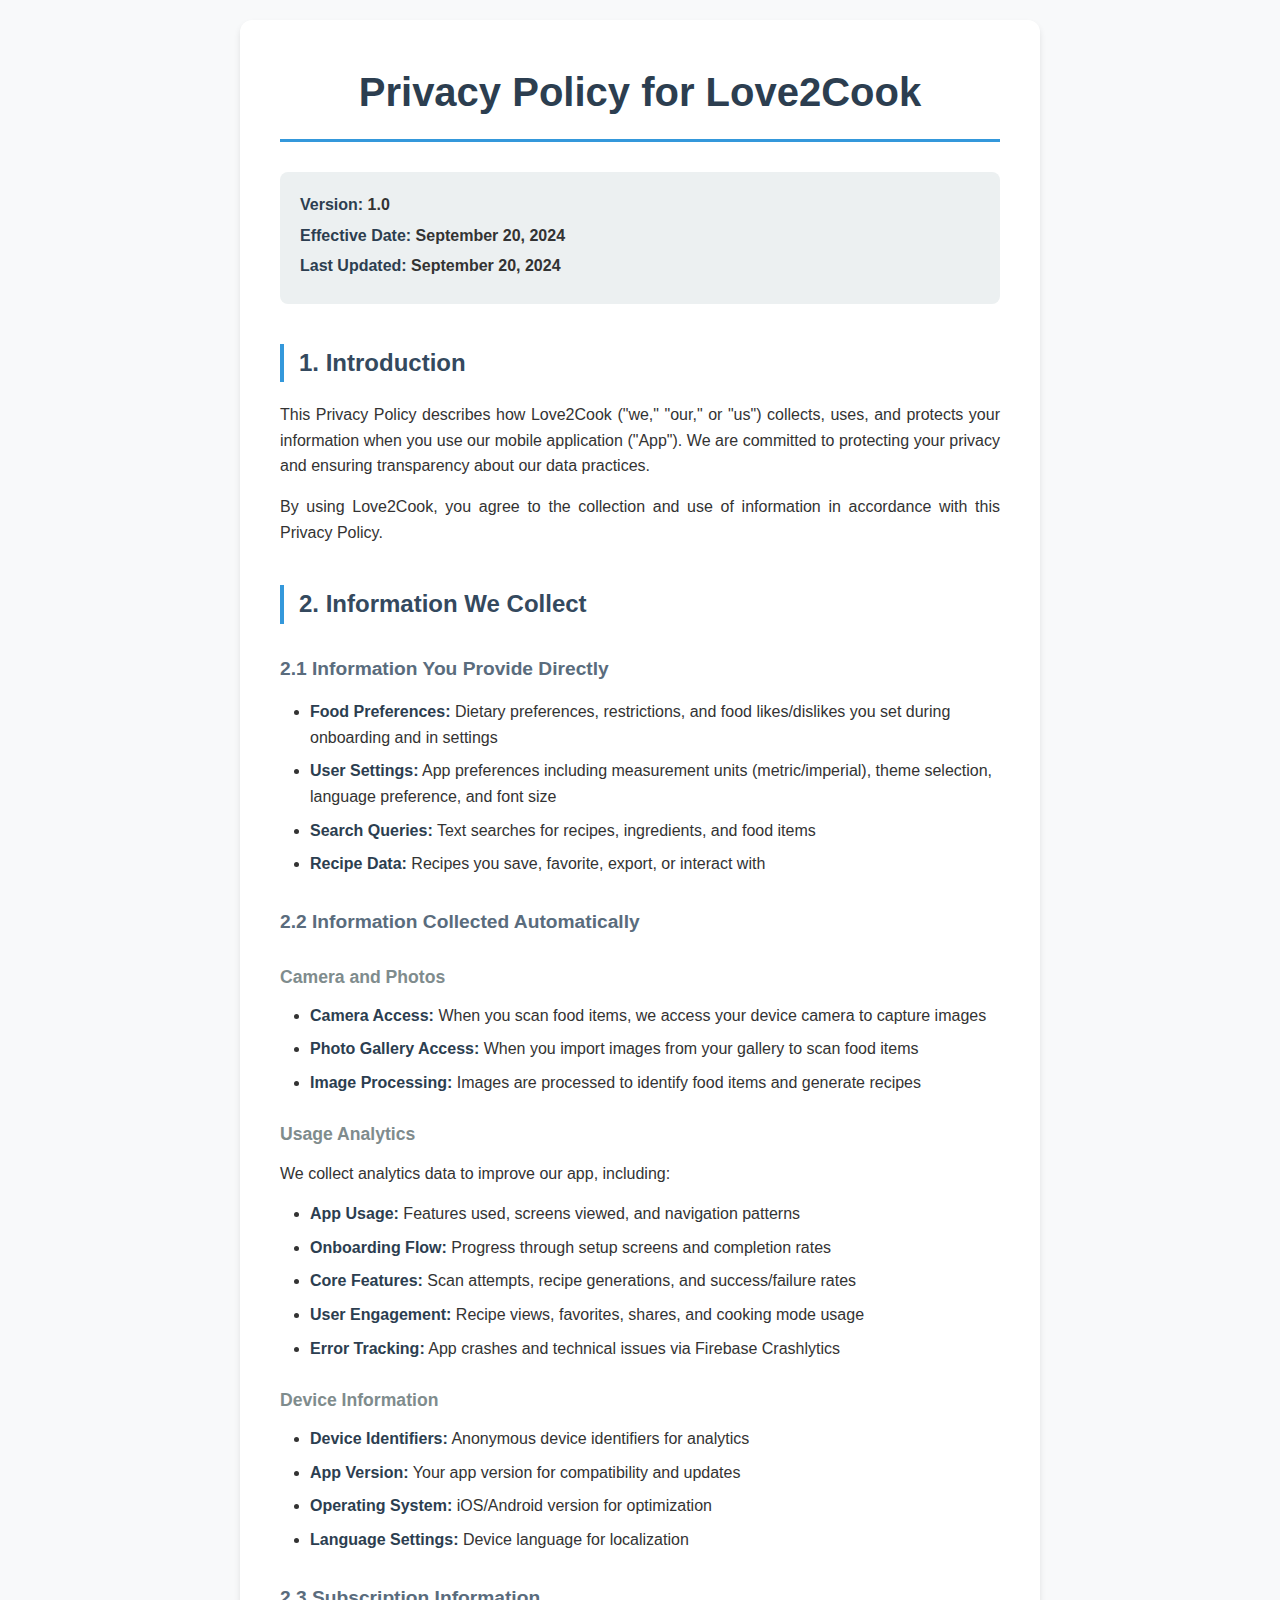
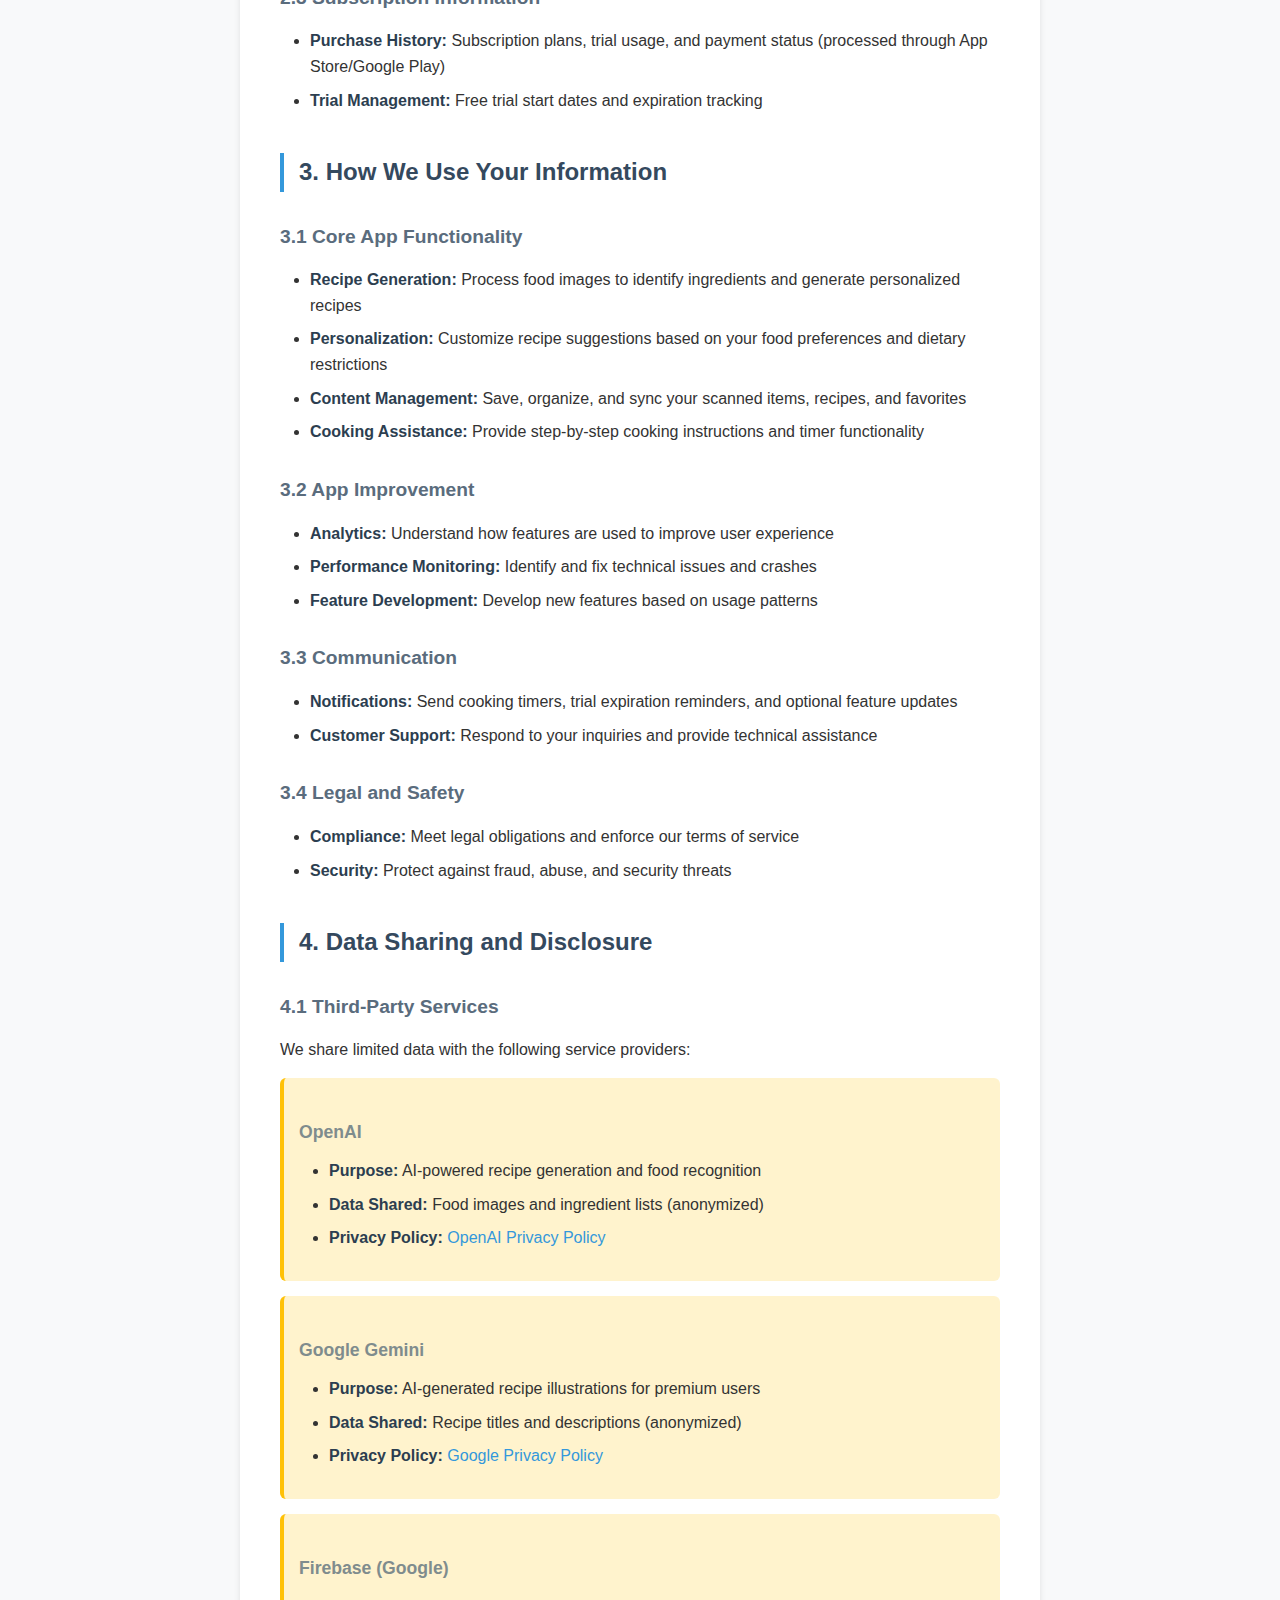
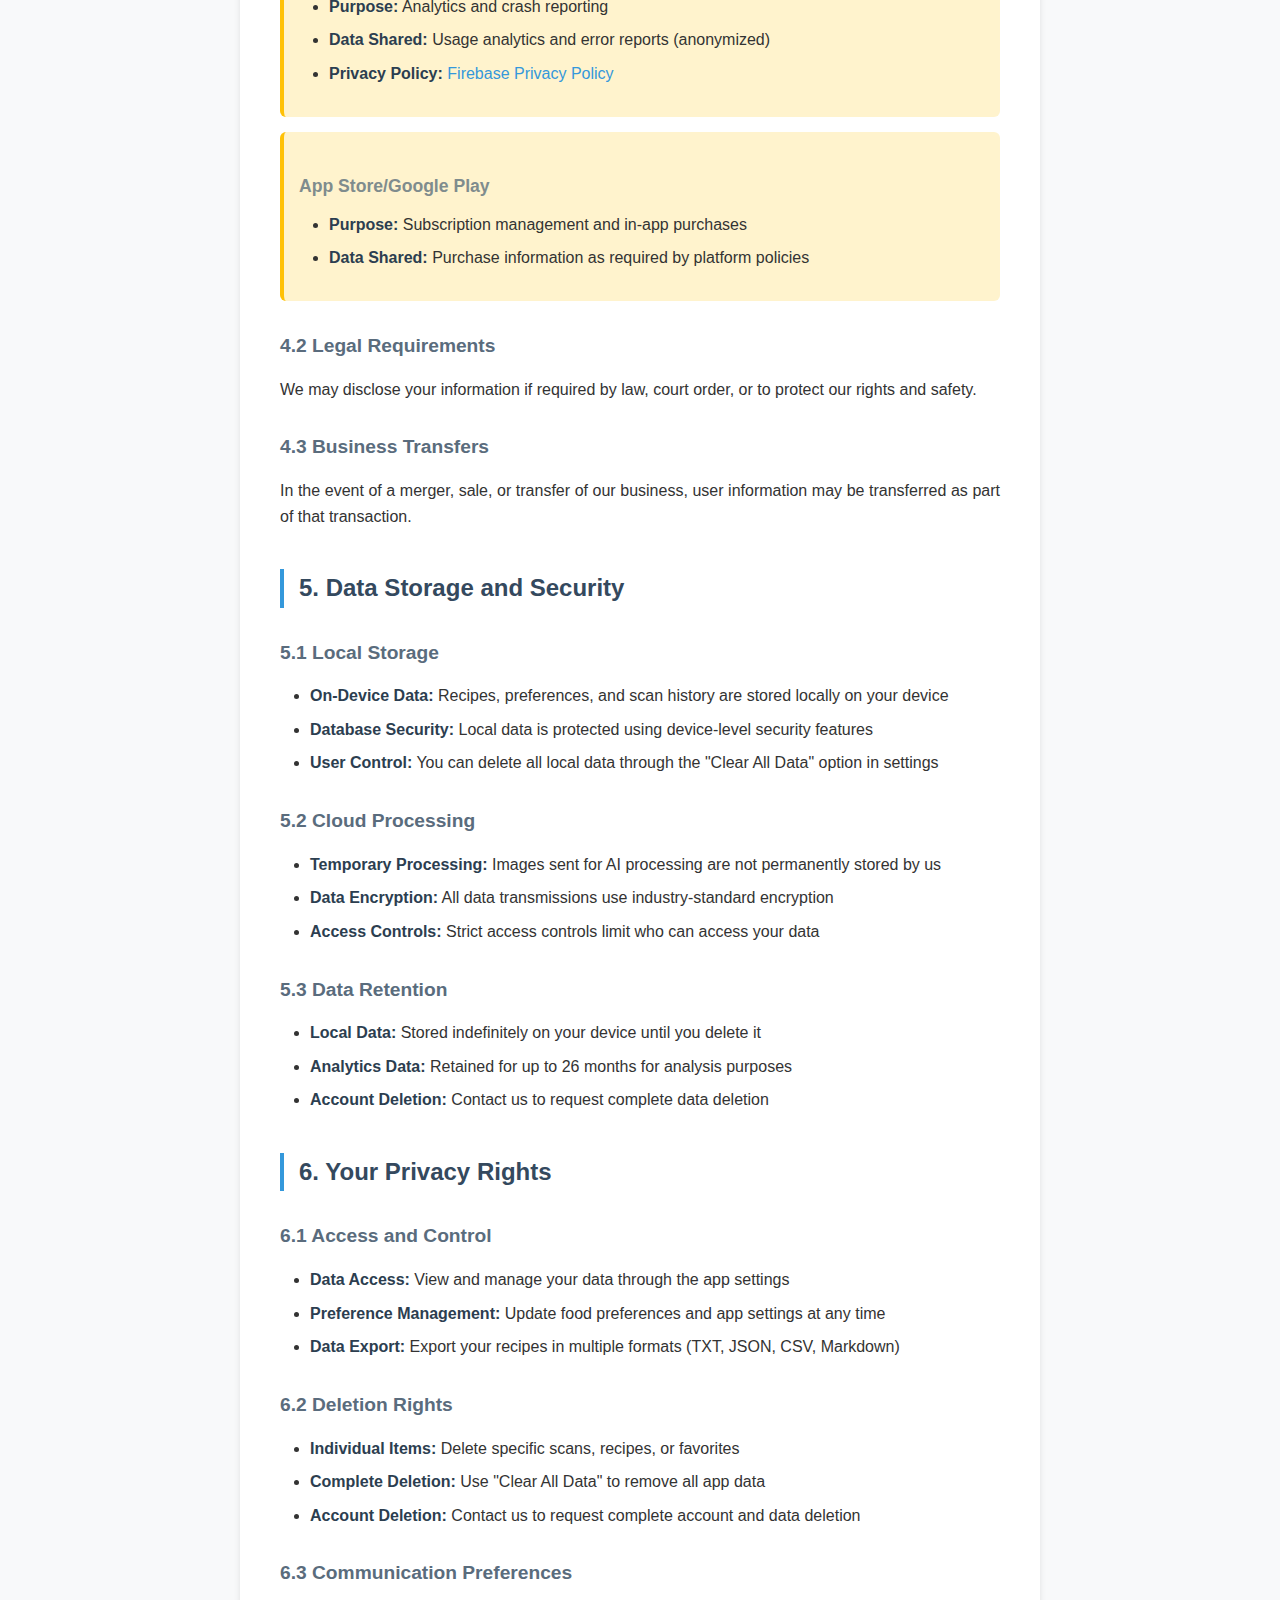
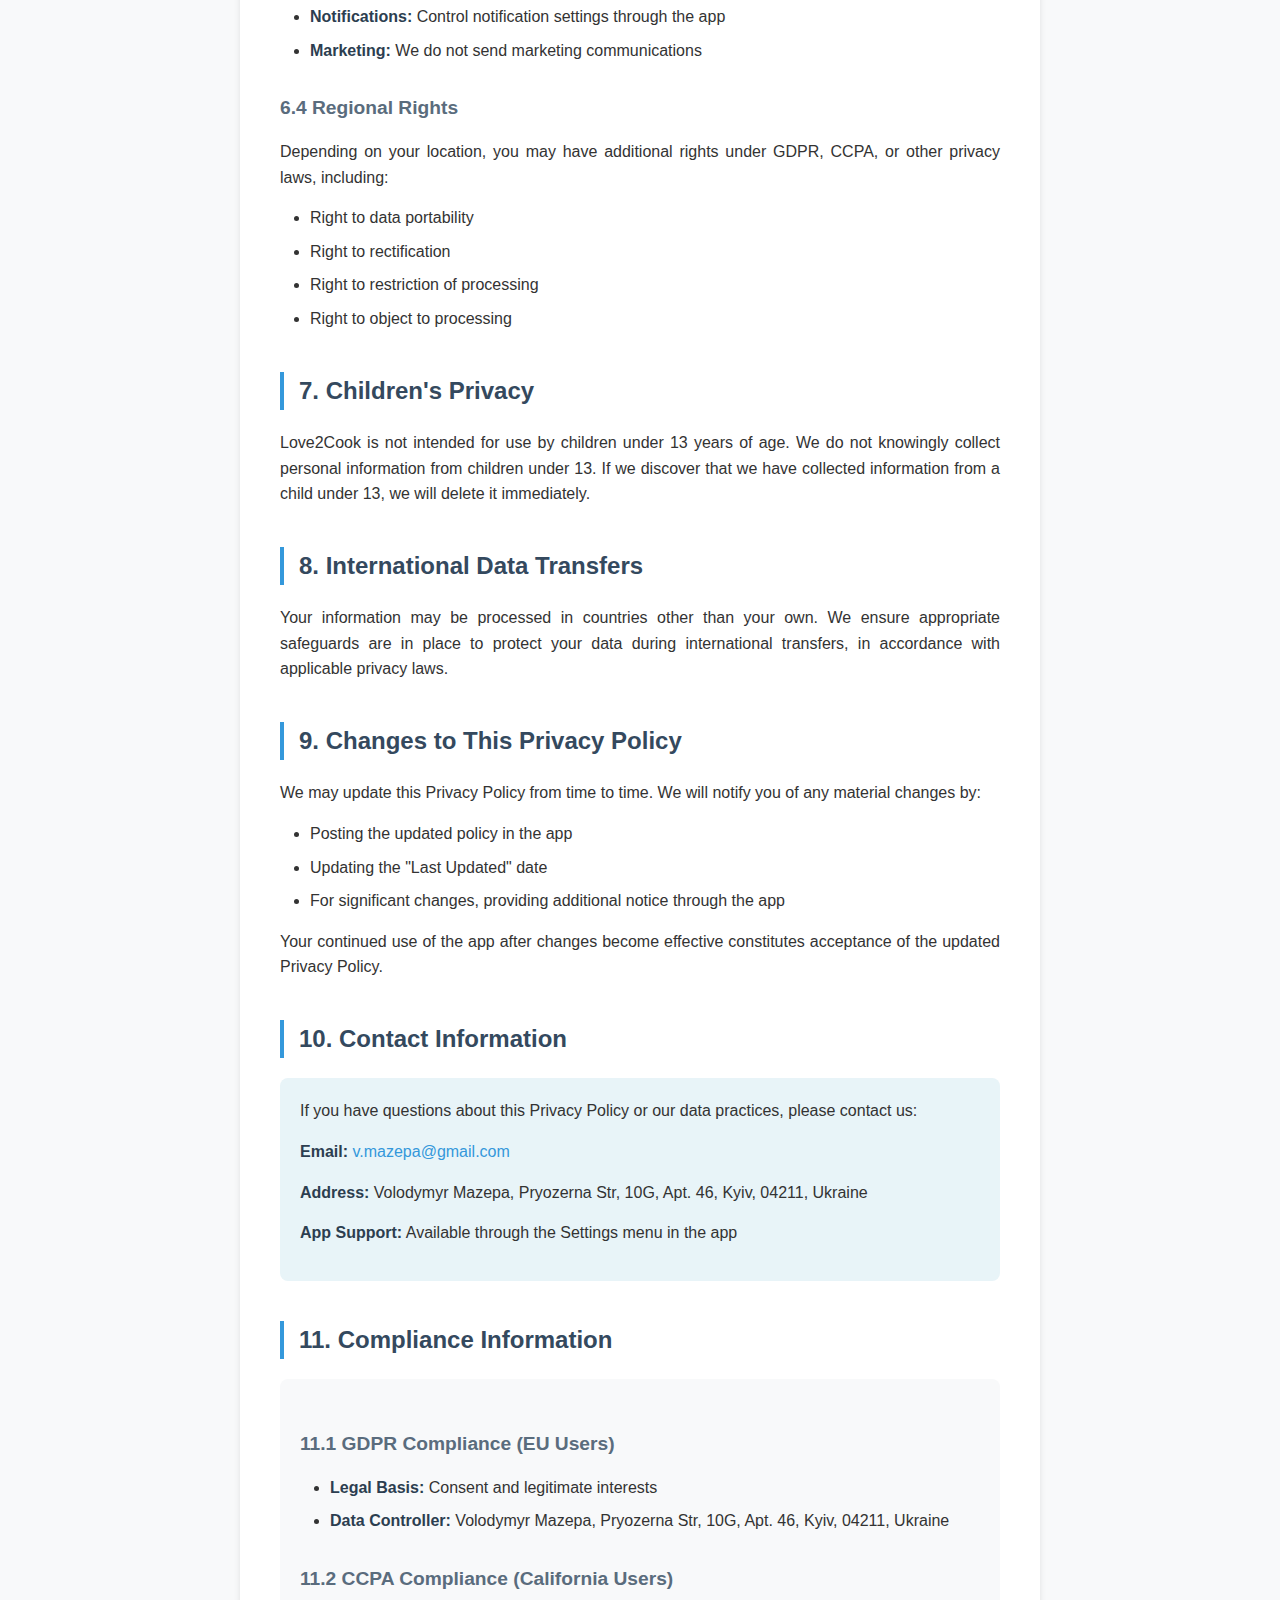
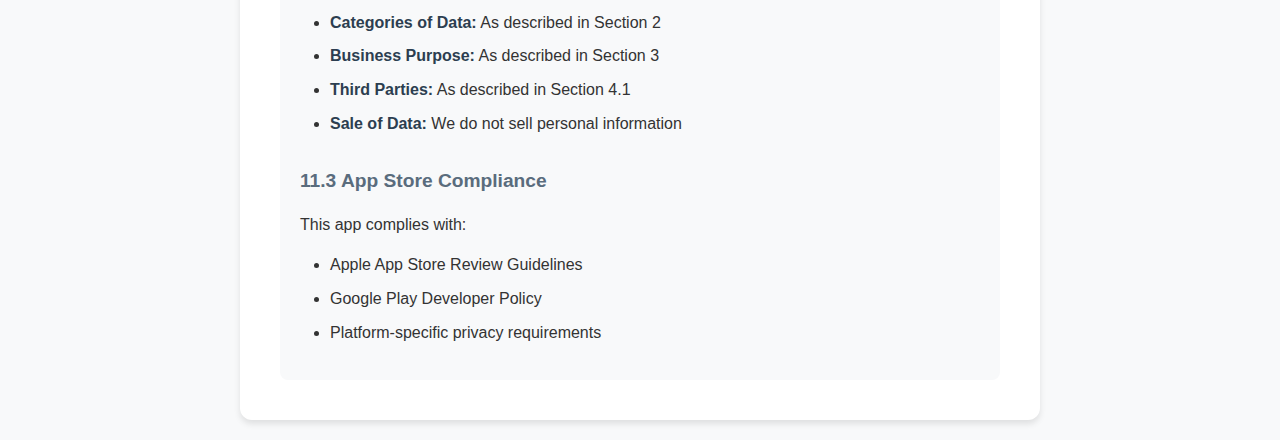
<file: privacy_policy.html>
<!DOCTYPE html>
<html lang="en">

<head>
    <meta charset="UTF-8">
    <meta name="viewport" content="width=device-width, initial-scale=1.0">
    <title>Privacy Policy - Love2Cook</title>
    <link rel="stylesheet" href="styles/styles.css">
</head>

<body>
    <div class="container">
        <h1>Privacy Policy for Love2Cook</h1>

        <div class="meta-info">
            <p><strong>Version:</strong> 1.0</p>
            <p><strong>Effective Date:</strong> September 20, 2024</p>
            <p><strong>Last Updated:</strong> September 20, 2024</p>
        </div>

        <h2>1. Introduction</h2>
        <p>This Privacy Policy describes how Love2Cook ("we," "our," or "us") collects, uses, and protects your
            information when you use our mobile application ("App"). We are committed to protecting your privacy and
            ensuring transparency about our data practices.</p>
        <p>By using Love2Cook, you agree to the collection and use of information in accordance with this Privacy
            Policy.</p>

        <h2>2. Information We Collect</h2>

        <h3>2.1 Information You Provide Directly</h3>
        <ul>
            <li><strong>Food Preferences:</strong> Dietary preferences, restrictions, and food likes/dislikes you set
                during onboarding and in settings</li>
            <li><strong>User Settings:</strong> App preferences including measurement units (metric/imperial), theme
                selection, language preference, and font size</li>
            <li><strong>Search Queries:</strong> Text searches for recipes, ingredients, and food items</li>
            <li><strong>Recipe Data:</strong> Recipes you save, favorite, export, or interact with</li>
        </ul>

        <h3>2.2 Information Collected Automatically</h3>

        <h4>Camera and Photos</h4>
        <ul>
            <li><strong>Camera Access:</strong> When you scan food items, we access your device camera to capture images
            </li>
            <li><strong>Photo Gallery Access:</strong> When you import images from your gallery to scan food items</li>
            <li><strong>Image Processing:</strong> Images are processed to identify food items and generate recipes</li>
        </ul>

        <h4>Usage Analytics</h4>
        <p>We collect analytics data to improve our app, including:</p>
        <ul>
            <li><strong>App Usage:</strong> Features used, screens viewed, and navigation patterns</li>
            <li><strong>Onboarding Flow:</strong> Progress through setup screens and completion rates</li>
            <li><strong>Core Features:</strong> Scan attempts, recipe generations, and success/failure rates</li>
            <li><strong>User Engagement:</strong> Recipe views, favorites, shares, and cooking mode usage</li>
            <li><strong>Error Tracking:</strong> App crashes and technical issues via Firebase Crashlytics</li>
        </ul>

        <h4>Device Information</h4>
        <ul>
            <li><strong>Device Identifiers:</strong> Anonymous device identifiers for analytics</li>
            <li><strong>App Version:</strong> Your app version for compatibility and updates</li>
            <li><strong>Operating System:</strong> iOS/Android version for optimization</li>
            <li><strong>Language Settings:</strong> Device language for localization</li>
        </ul>

        <h3>2.3 Subscription Information</h3>
        <ul>
            <li><strong>Purchase History:</strong> Subscription plans, trial usage, and payment status (processed
                through App Store/Google Play)</li>
            <li><strong>Trial Management:</strong> Free trial start dates and expiration tracking</li>
        </ul>

        <h2>3. How We Use Your Information</h2>

        <h3>3.1 Core App Functionality</h3>
        <ul>
            <li><strong>Recipe Generation:</strong> Process food images to identify ingredients and generate
                personalized recipes</li>
            <li><strong>Personalization:</strong> Customize recipe suggestions based on your food preferences and
                dietary restrictions</li>
            <li><strong>Content Management:</strong> Save, organize, and sync your scanned items, recipes, and favorites
            </li>
            <li><strong>Cooking Assistance:</strong> Provide step-by-step cooking instructions and timer functionality
            </li>
        </ul>

        <h3>3.2 App Improvement</h3>
        <ul>
            <li><strong>Analytics:</strong> Understand how features are used to improve user experience</li>
            <li><strong>Performance Monitoring:</strong> Identify and fix technical issues and crashes</li>
            <li><strong>Feature Development:</strong> Develop new features based on usage patterns</li>
        </ul>

        <h3>3.3 Communication</h3>
        <ul>
            <li><strong>Notifications:</strong> Send cooking timers, trial expiration reminders, and optional feature
                updates</li>
            <li><strong>Customer Support:</strong> Respond to your inquiries and provide technical assistance</li>
        </ul>

        <h3>3.4 Legal and Safety</h3>
        <ul>
            <li><strong>Compliance:</strong> Meet legal obligations and enforce our terms of service</li>
            <li><strong>Security:</strong> Protect against fraud, abuse, and security threats</li>
        </ul>

        <h2>4. Data Sharing and Disclosure</h2>

        <h3>4.1 Third-Party Services</h3>
        <p>We share limited data with the following service providers:</p>

        <div class="service-provider">
            <h4>OpenAI</h4>
            <ul>
                <li><strong>Purpose:</strong> AI-powered recipe generation and food recognition</li>
                <li><strong>Data Shared:</strong> Food images and ingredient lists (anonymized)</li>
                <li><strong>Privacy Policy:</strong> <a href="https://openai.com/privacy/" target="_blank">OpenAI
                        Privacy Policy</a></li>
            </ul>
        </div>

        <div class="service-provider">
            <h4>Google Gemini</h4>
            <ul>
                <li><strong>Purpose:</strong> AI-generated recipe illustrations for premium users</li>
                <li><strong>Data Shared:</strong> Recipe titles and descriptions (anonymized)</li>
                <li><strong>Privacy Policy:</strong> <a href="https://policies.google.com/privacy"
                        target="_blank">Google Privacy Policy</a></li>
            </ul>
        </div>

        <div class="service-provider">
            <h4>Firebase (Google)</h4>
            <ul>
                <li><strong>Purpose:</strong> Analytics and crash reporting</li>
                <li><strong>Data Shared:</strong> Usage analytics and error reports (anonymized)</li>
                <li><strong>Privacy Policy:</strong> <a href="https://firebase.google.com/support/privacy"
                        target="_blank">Firebase Privacy Policy</a></li>
            </ul>
        </div>

        <div class="service-provider">
            <h4>App Store/Google Play</h4>
            <ul>
                <li><strong>Purpose:</strong> Subscription management and in-app purchases</li>
                <li><strong>Data Shared:</strong> Purchase information as required by platform policies</li>
            </ul>
        </div>

        <h3>4.2 Legal Requirements</h3>
        <p>We may disclose your information if required by law, court order, or to protect our rights and safety.</p>

        <h3>4.3 Business Transfers</h3>
        <p>In the event of a merger, sale, or transfer of our business, user information may be transferred as part of
            that transaction.</p>

        <h2>5. Data Storage and Security</h2>

        <h3>5.1 Local Storage</h3>
        <ul>
            <li><strong>On-Device Data:</strong> Recipes, preferences, and scan history are stored locally on your
                device</li>
            <li><strong>Database Security:</strong> Local data is protected using device-level security features</li>
            <li><strong>User Control:</strong> You can delete all local data through the "Clear All Data" option in
                settings</li>
        </ul>

        <h3>5.2 Cloud Processing</h3>
        <ul>
            <li><strong>Temporary Processing:</strong> Images sent for AI processing are not permanently stored by us
            </li>
            <li><strong>Data Encryption:</strong> All data transmissions use industry-standard encryption</li>
            <li><strong>Access Controls:</strong> Strict access controls limit who can access your data</li>
        </ul>

        <h3>5.3 Data Retention</h3>
        <ul>
            <li><strong>Local Data:</strong> Stored indefinitely on your device until you delete it</li>
            <li><strong>Analytics Data:</strong> Retained for up to 26 months for analysis purposes</li>
            <li><strong>Account Deletion:</strong> Contact us to request complete data deletion</li>
        </ul>

        <h2>6. Your Privacy Rights</h2>

        <h3>6.1 Access and Control</h3>
        <ul>
            <li><strong>Data Access:</strong> View and manage your data through the app settings</li>
            <li><strong>Preference Management:</strong> Update food preferences and app settings at any time</li>
            <li><strong>Data Export:</strong> Export your recipes in multiple formats (TXT, JSON, CSV, Markdown)</li>
        </ul>

        <h3>6.2 Deletion Rights</h3>
        <ul>
            <li><strong>Individual Items:</strong> Delete specific scans, recipes, or favorites</li>
            <li><strong>Complete Deletion:</strong> Use "Clear All Data" to remove all app data</li>
            <li><strong>Account Deletion:</strong> Contact us to request complete account and data deletion</li>
        </ul>

        <h3>6.3 Communication Preferences</h3>
        <ul>
            <li><strong>Notifications:</strong> Control notification settings through the app</li>
            <li><strong>Marketing:</strong> We do not send marketing communications</li>
        </ul>

        <h3>6.4 Regional Rights</h3>
        <p>Depending on your location, you may have additional rights under GDPR, CCPA, or other privacy laws,
            including:</p>
        <ul>
            <li>Right to data portability</li>
            <li>Right to rectification</li>
            <li>Right to restriction of processing</li>
            <li>Right to object to processing</li>
        </ul>

        <h2>7. Children's Privacy</h2>
        <p>Love2Cook is not intended for use by children under 13 years of age. We do not knowingly collect personal
            information from children under 13. If we discover that we have collected information from a child under 13,
            we will delete it immediately.</p>

        <h2>8. International Data Transfers</h2>
        <p>Your information may be processed in countries other than your own. We ensure appropriate safeguards are in
            place to protect your data during international transfers, in accordance with applicable privacy laws.</p>

        <h2>9. Changes to This Privacy Policy</h2>
        <p>We may update this Privacy Policy from time to time. We will notify you of any material changes by:</p>
        <ul>
            <li>Posting the updated policy in the app</li>
            <li>Updating the "Last Updated" date</li>
            <li>For significant changes, providing additional notice through the app</li>
        </ul>
        <p>Your continued use of the app after changes become effective constitutes acceptance of the updated Privacy
            Policy.</p>

        <h2>10. Contact Information</h2>
        <div class="contact-info">
            <p>If you have questions about this Privacy Policy or our data practices, please contact us:</p>
            <p><strong>Email:</strong> <a href="mailto:v.mazepa@gmail.com">v.mazepa@gmail.com</a></p>
            <p><strong>Address:</strong> Volodymyr Mazepa, Pryozerna Str, 10G, Apt. 46, Kyiv, 04211, Ukraine</p>
            <p><strong>App Support:</strong> Available through the Settings menu in the app</p>
        </div>

        <h2>11. Compliance Information</h2>

        <div class="compliance-section">
            <h3>11.1 GDPR Compliance (EU Users)</h3>
            <ul>
                <li><strong>Legal Basis:</strong> Consent and legitimate interests</li>
                <li><strong>Data Controller:</strong> Volodymyr Mazepa, Pryozerna Str, 10G, Apt. 46, Kyiv, 04211,
                    Ukraine</li>
            </ul>

            <h3>11.2 CCPA Compliance (California Users)</h3>
            <ul>
                <li><strong>Categories of Data:</strong> As described in Section 2</li>
                <li><strong>Business Purpose:</strong> As described in Section 3</li>
                <li><strong>Third Parties:</strong> As described in Section 4.1</li>
                <li><strong>Sale of Data:</strong> We do not sell personal information</li>
            </ul>

            <h3>11.3 App Store Compliance</h3>
            <p>This app complies with:</p>
            <ul>
                <li>Apple App Store Review Guidelines</li>
                <li>Google Play Developer Policy</li>
                <li>Platform-specific privacy requirements</li>
            </ul>
        </div>
    </div>
</body>

</html>
</file>
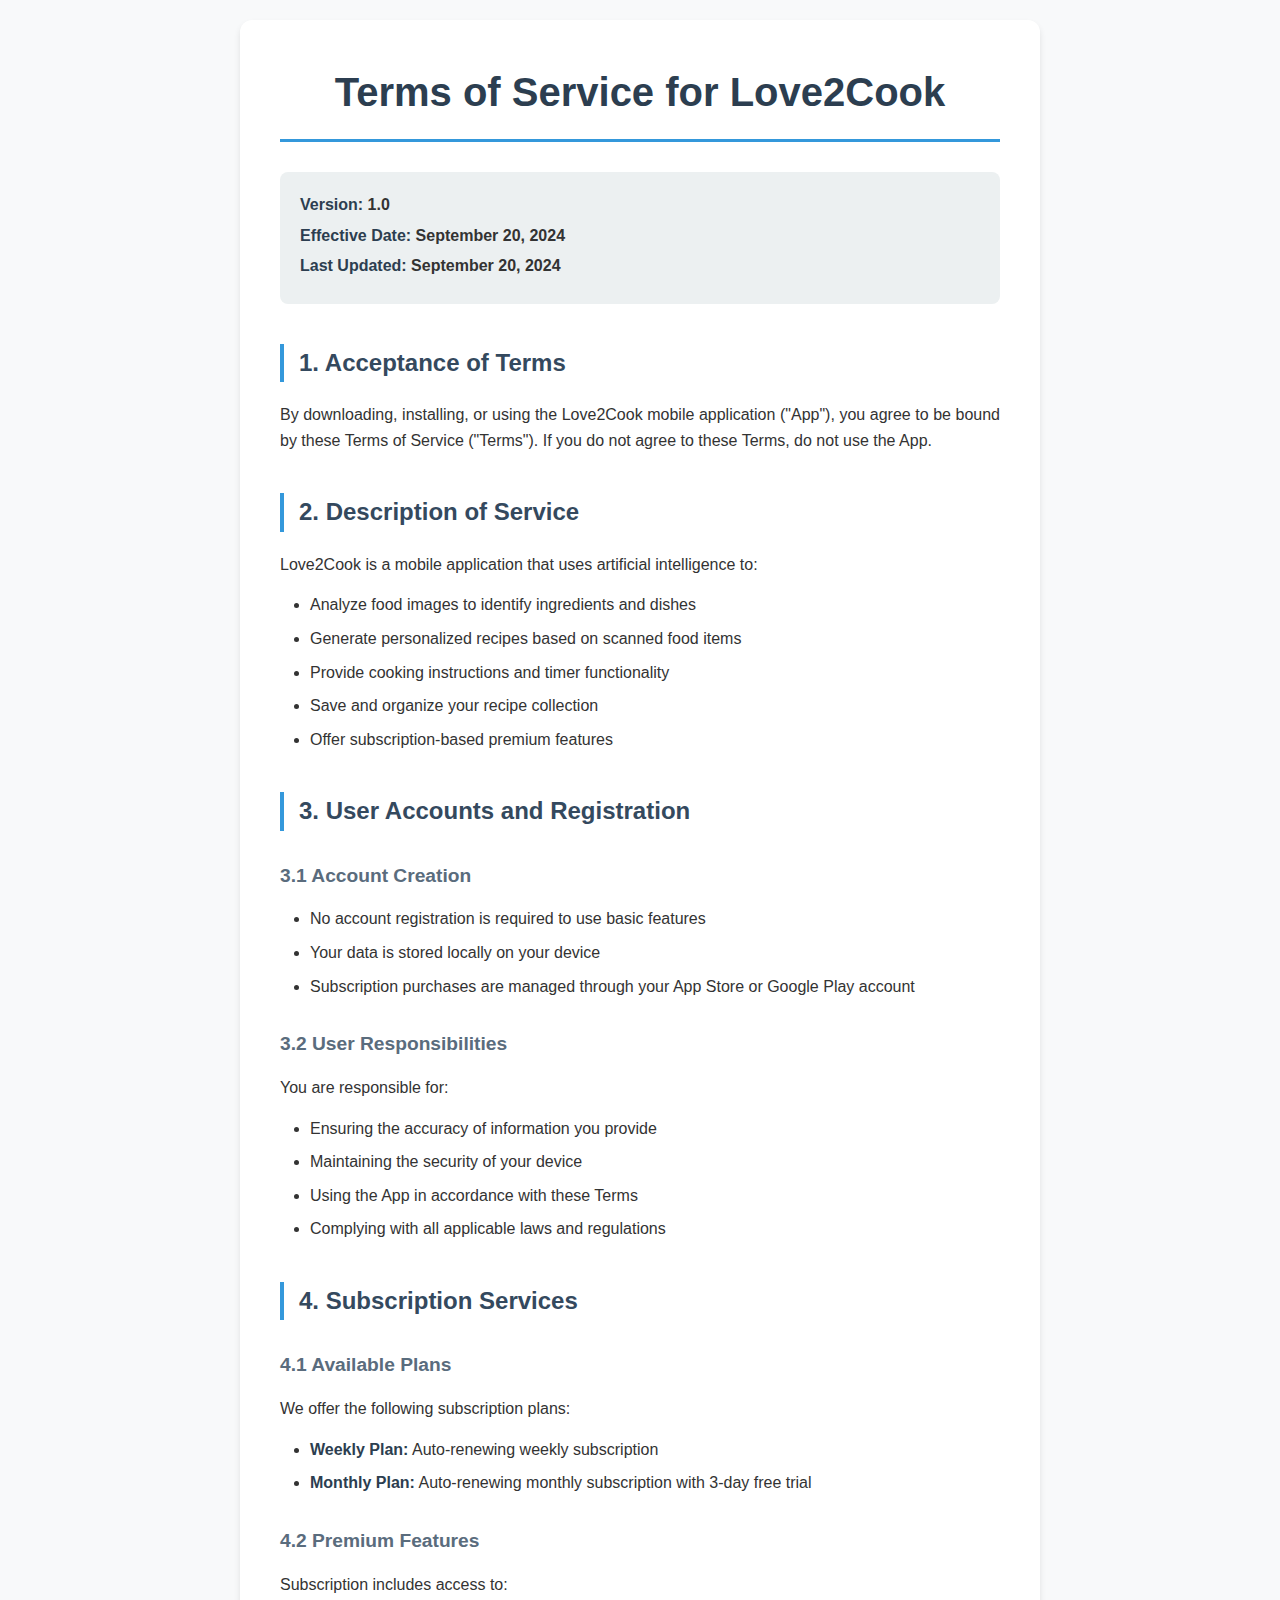
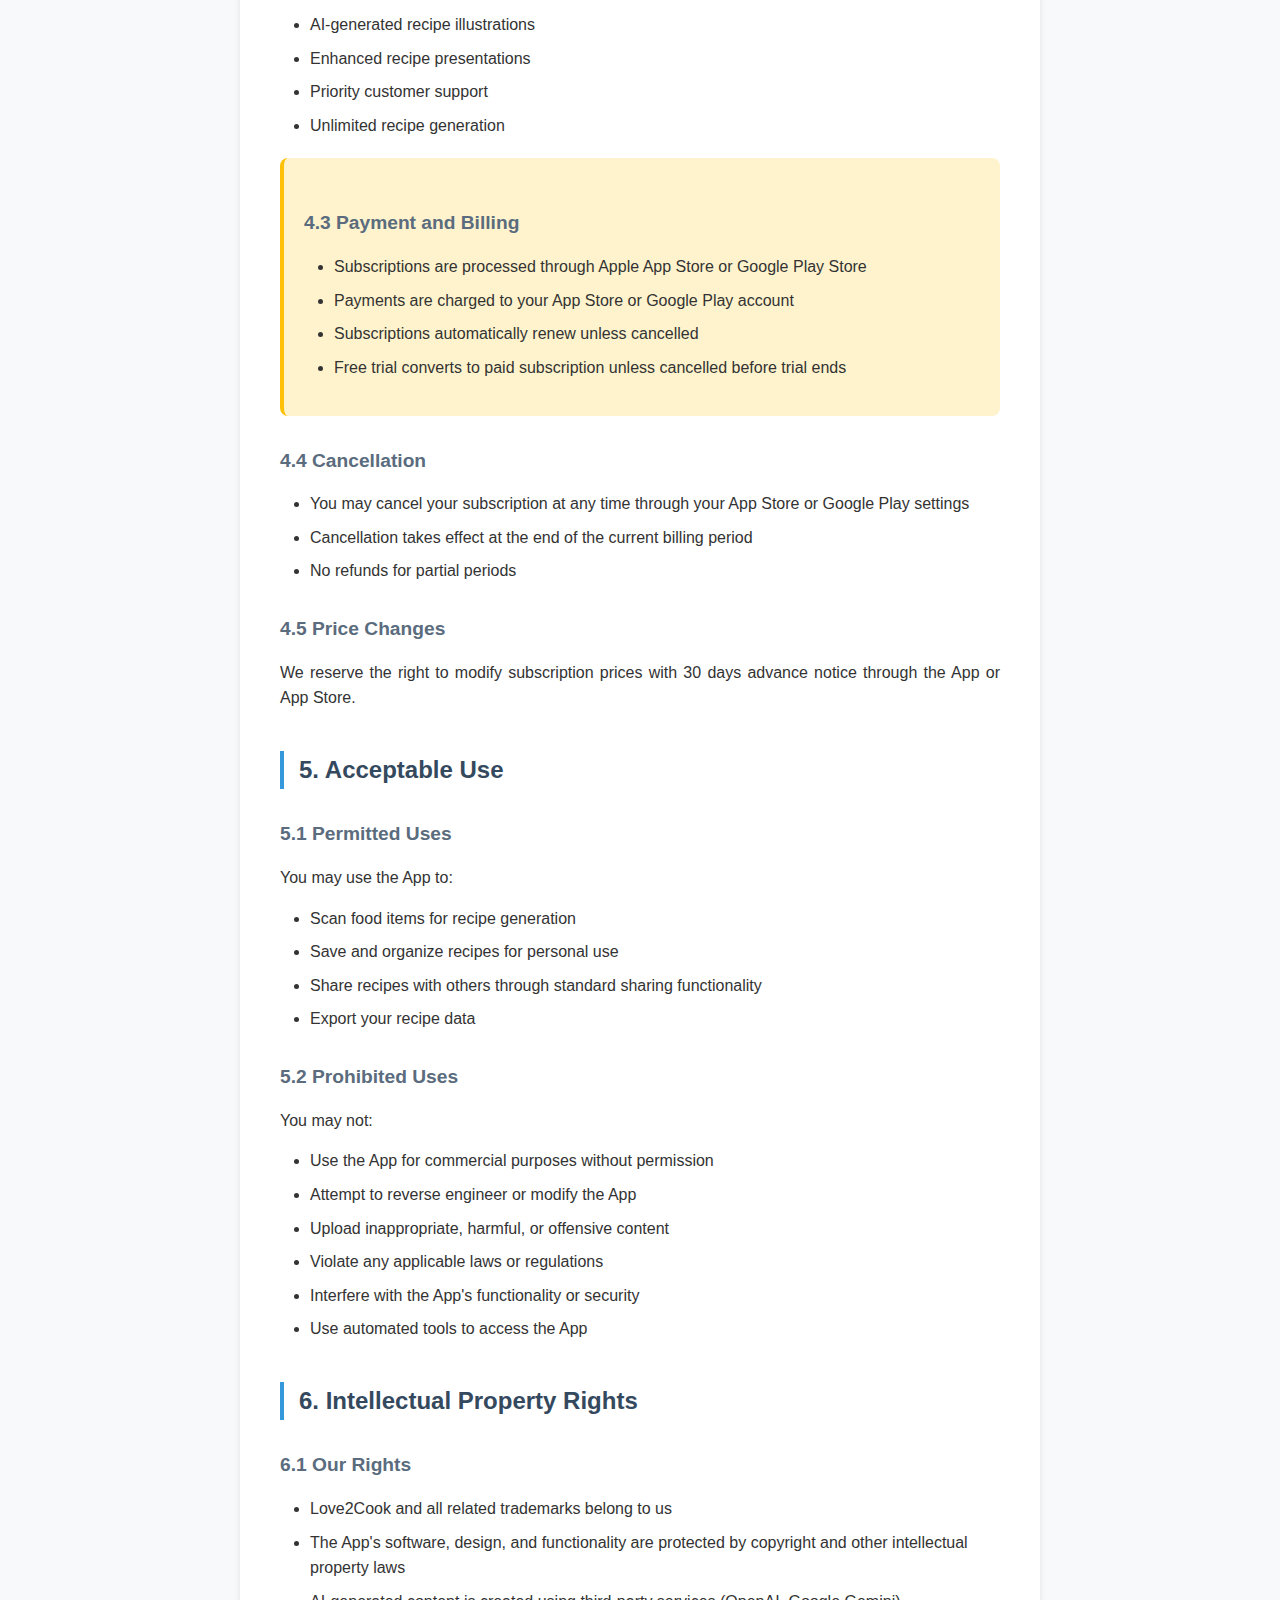
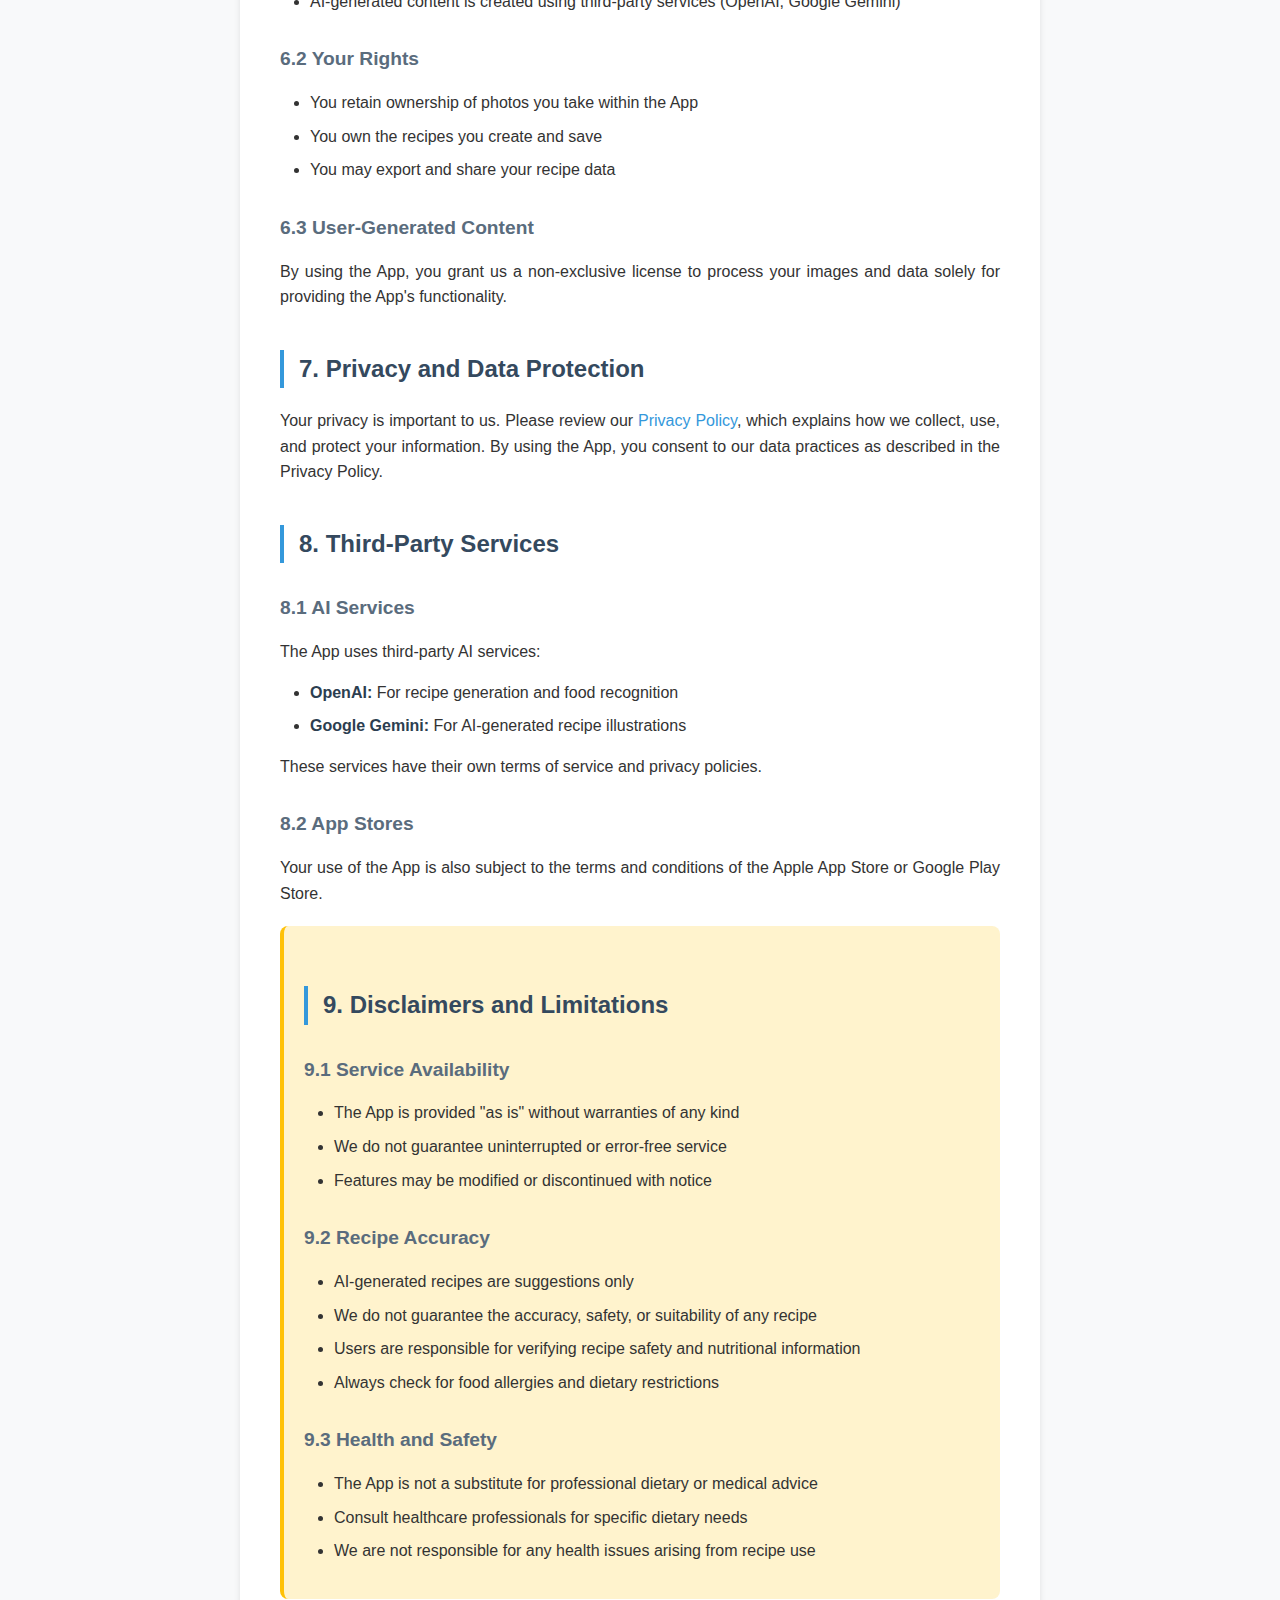
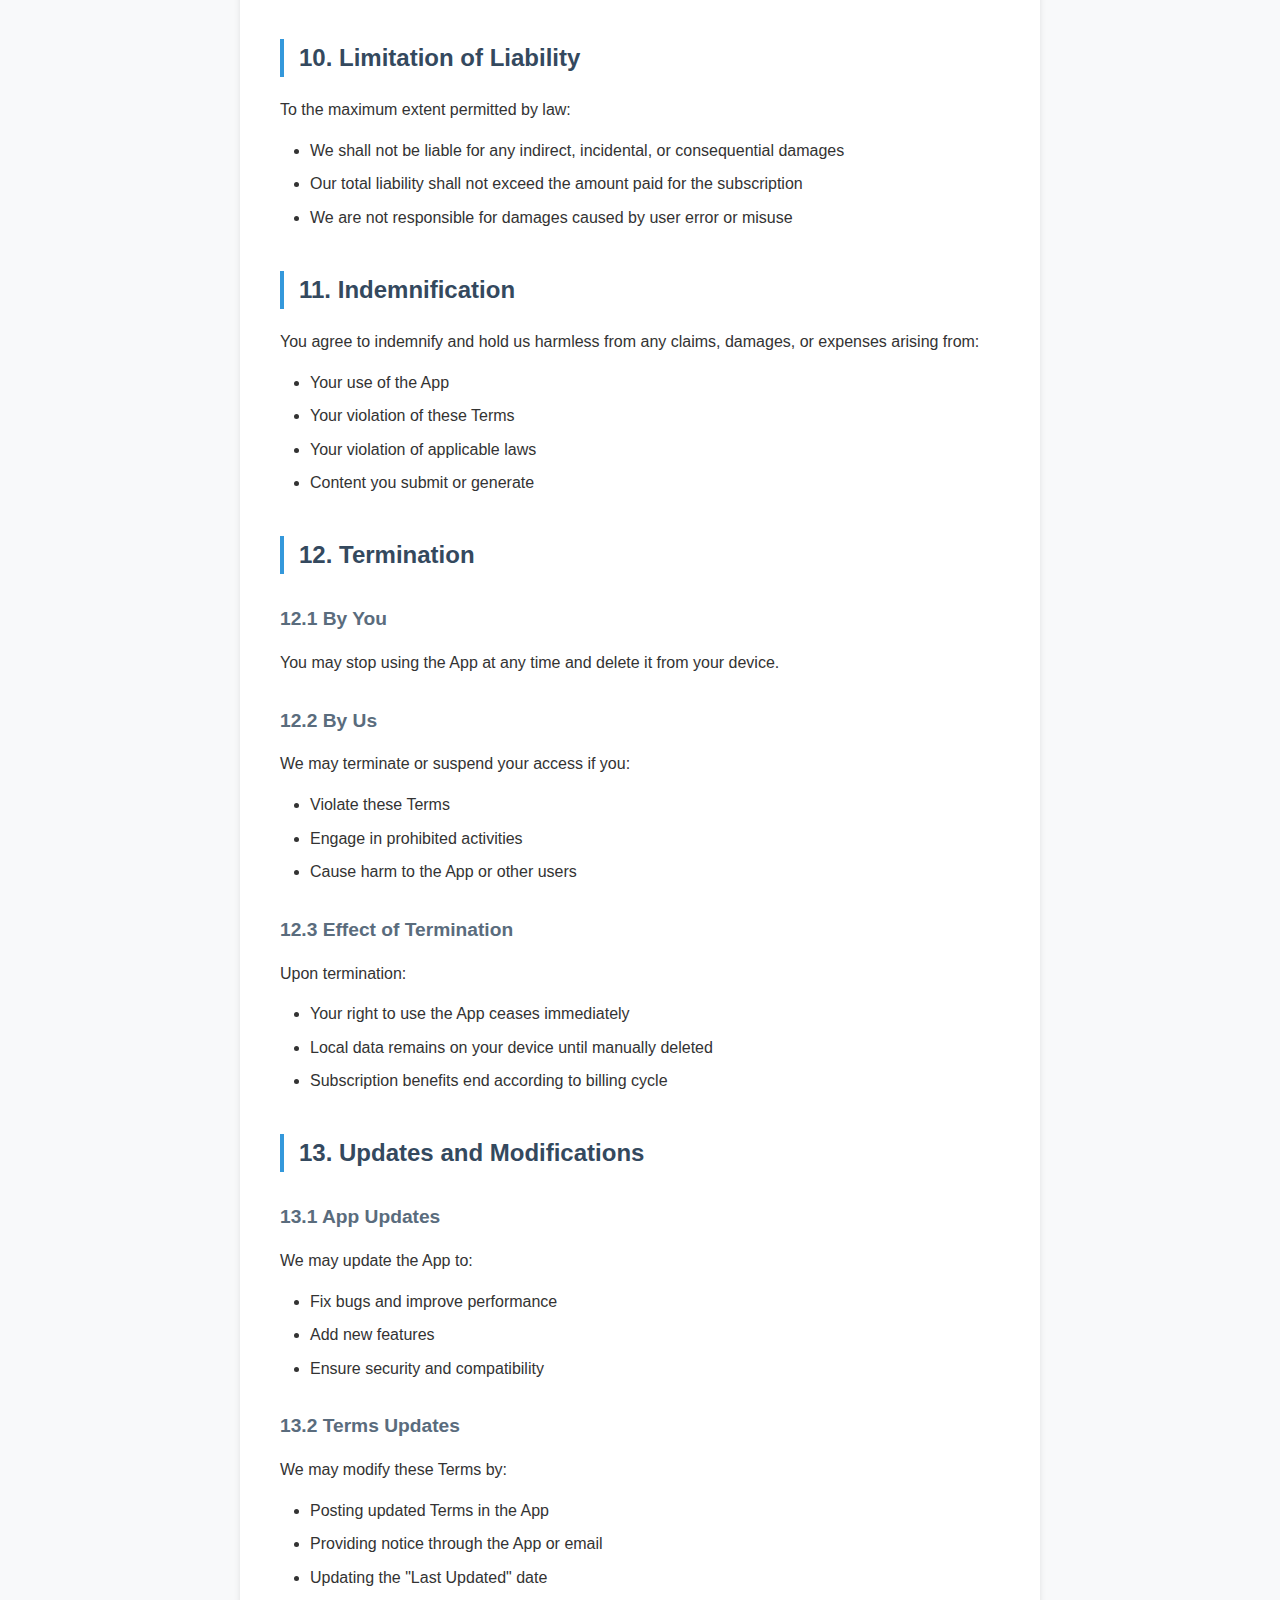
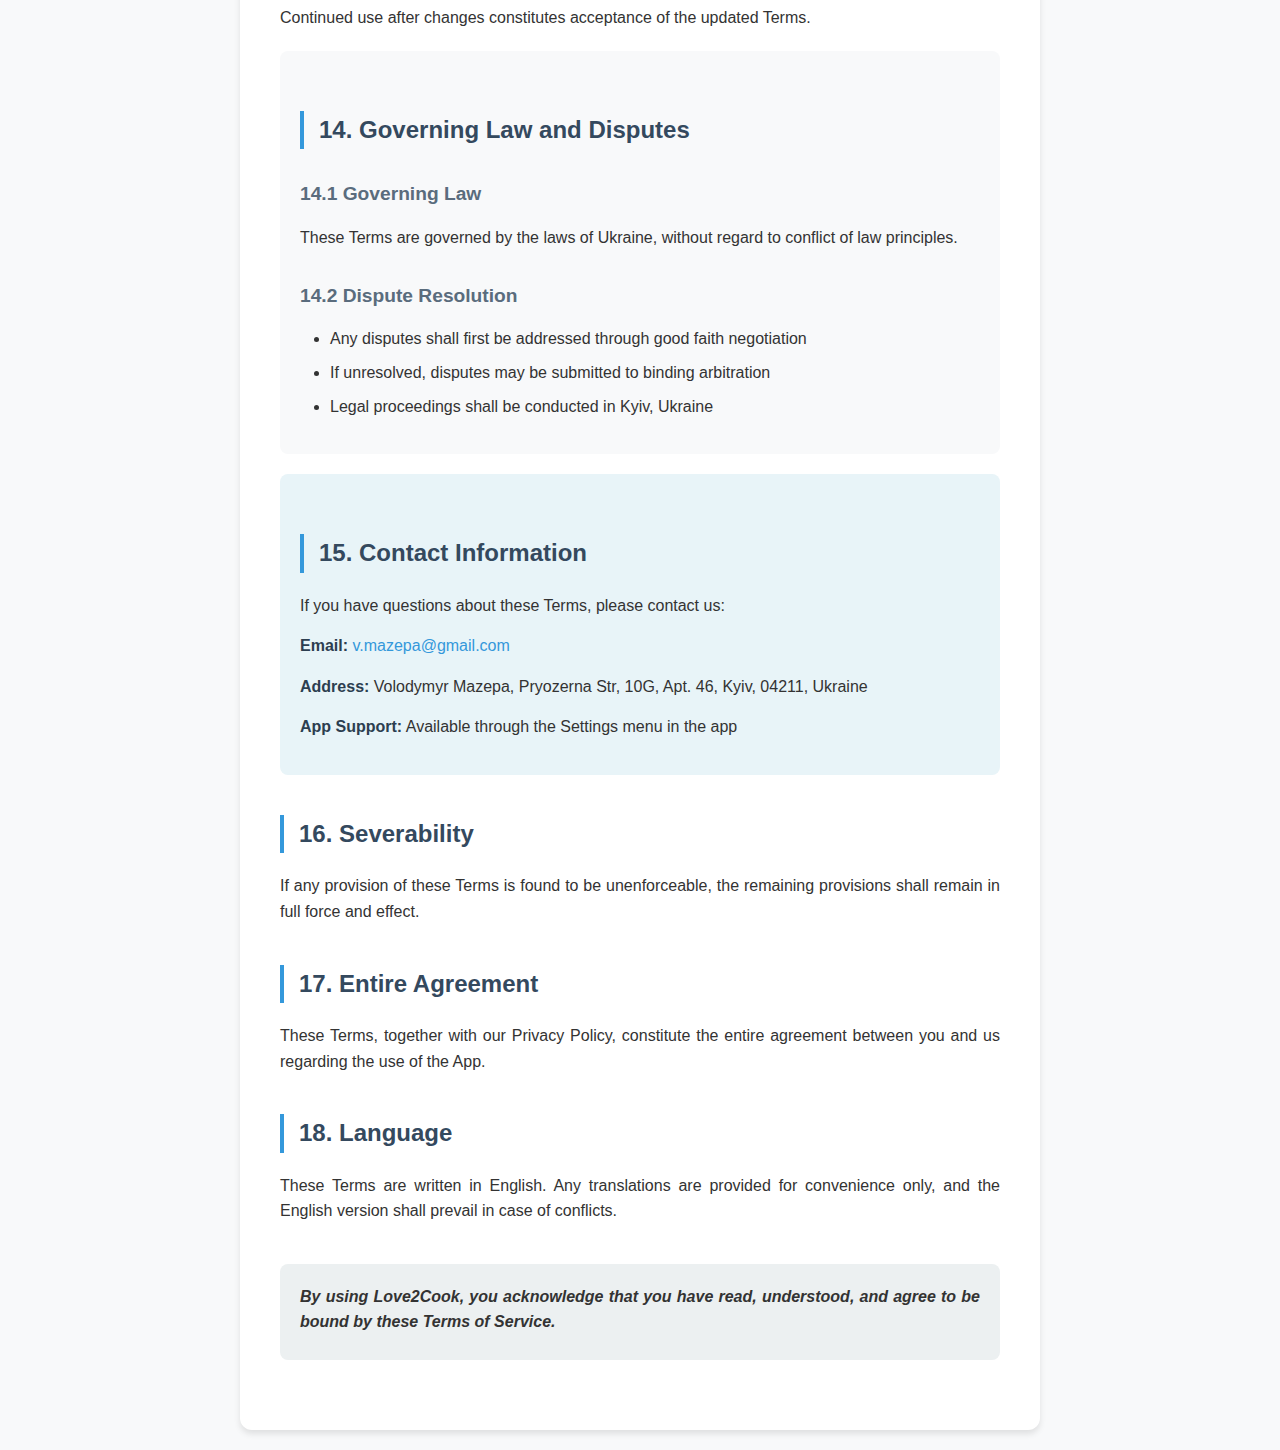
<file: terms_of_service.html>
<!DOCTYPE html>
<html lang="en">

<head>
    <meta charset="UTF-8">
    <meta name="viewport" content="width=device-width, initial-scale=1.0">
    <title>Terms of Service - Love2Cook</title>
    <link rel="stylesheet" href="styles/styles.css">
</head>

<body>
    <div class="container">
        <h1>Terms of Service for Love2Cook</h1>

        <div class="meta-info">
            <p><strong>Version:</strong> 1.0</p>
            <p><strong>Effective Date:</strong> September 20, 2024</p>
            <p><strong>Last Updated:</strong> September 20, 2024</p>
        </div>

        <h2>1. Acceptance of Terms</h2>
        <p>By downloading, installing, or using the Love2Cook mobile application ("App"), you agree to be bound by these
            Terms of Service ("Terms"). If you do not agree to these Terms, do not use the App.</p>

        <h2>2. Description of Service</h2>
        <p>Love2Cook is a mobile application that uses artificial intelligence to:</p>
        <ul>
            <li>Analyze food images to identify ingredients and dishes</li>
            <li>Generate personalized recipes based on scanned food items</li>
            <li>Provide cooking instructions and timer functionality</li>
            <li>Save and organize your recipe collection</li>
            <li>Offer subscription-based premium features</li>
        </ul>

        <h2>3. User Accounts and Registration</h2>

        <h3>3.1 Account Creation</h3>
        <ul>
            <li>No account registration is required to use basic features</li>
            <li>Your data is stored locally on your device</li>
            <li>Subscription purchases are managed through your App Store or Google Play account</li>
        </ul>

        <h3>3.2 User Responsibilities</h3>
        <p>You are responsible for:</p>
        <ul>
            <li>Ensuring the accuracy of information you provide</li>
            <li>Maintaining the security of your device</li>
            <li>Using the App in accordance with these Terms</li>
            <li>Complying with all applicable laws and regulations</li>
        </ul>

        <h2>4. Subscription Services</h2>

        <h3>4.1 Available Plans</h3>
        <p>We offer the following subscription plans:</p>
        <ul>
            <li><strong>Weekly Plan:</strong> Auto-renewing weekly subscription</li>
            <li><strong>Monthly Plan:</strong> Auto-renewing monthly subscription with 3-day free trial</li>
        </ul>

        <h3>4.2 Premium Features</h3>
        <p>Subscription includes access to:</p>
        <ul>
            <li>AI-generated recipe illustrations</li>
            <li>Enhanced recipe presentations</li>
            <li>Priority customer support</li>
            <li>Unlimited recipe generation</li>
        </ul>

        <div class="important-section">
            <h3>4.3 Payment and Billing</h3>
            <ul>
                <li>Subscriptions are processed through Apple App Store or Google Play Store</li>
                <li>Payments are charged to your App Store or Google Play account</li>
                <li>Subscriptions automatically renew unless cancelled</li>
                <li>Free trial converts to paid subscription unless cancelled before trial ends</li>
            </ul>
        </div>

        <h3>4.4 Cancellation</h3>
        <ul>
            <li>You may cancel your subscription at any time through your App Store or Google Play settings</li>
            <li>Cancellation takes effect at the end of the current billing period</li>
            <li>No refunds for partial periods</li>
        </ul>

        <h3>4.5 Price Changes</h3>
        <p>We reserve the right to modify subscription prices with 30 days advance notice through the App or App Store.
        </p>

        <h2>5. Acceptable Use</h2>

        <h3>5.1 Permitted Uses</h3>
        <p>You may use the App to:</p>
        <ul>
            <li>Scan food items for recipe generation</li>
            <li>Save and organize recipes for personal use</li>
            <li>Share recipes with others through standard sharing functionality</li>
            <li>Export your recipe data</li>
        </ul>

        <h3>5.2 Prohibited Uses</h3>
        <p>You may not:</p>
        <ul>
            <li>Use the App for commercial purposes without permission</li>
            <li>Attempt to reverse engineer or modify the App</li>
            <li>Upload inappropriate, harmful, or offensive content</li>
            <li>Violate any applicable laws or regulations</li>
            <li>Interfere with the App's functionality or security</li>
            <li>Use automated tools to access the App</li>
        </ul>

        <h2>6. Intellectual Property Rights</h2>

        <h3>6.1 Our Rights</h3>
        <ul>
            <li>Love2Cook and all related trademarks belong to us</li>
            <li>The App's software, design, and functionality are protected by copyright and other intellectual property
                laws</li>
            <li>AI-generated content is created using third-party services (OpenAI, Google Gemini)</li>
        </ul>

        <h3>6.2 Your Rights</h3>
        <ul>
            <li>You retain ownership of photos you take within the App</li>
            <li>You own the recipes you create and save</li>
            <li>You may export and share your recipe data</li>
        </ul>

        <h3>6.3 User-Generated Content</h3>
        <p>By using the App, you grant us a non-exclusive license to process your images and data solely for providing
            the App's functionality.</p>

        <h2>7. Privacy and Data Protection</h2>
        <p>Your privacy is important to us. Please review our <a href="https://ai-recipe.app/privacy_policy.html"
                target="_blank">Privacy Policy</a>, which explains how we collect, use, and protect your information. By
            using the App, you consent to our data practices as described in the Privacy Policy.</p>

        <h2>8. Third-Party Services</h2>

        <h3>8.1 AI Services</h3>
        <p>The App uses third-party AI services:</p>
        <ul>
            <li><strong>OpenAI:</strong> For recipe generation and food recognition</li>
            <li><strong>Google Gemini:</strong> For AI-generated recipe illustrations</li>
        </ul>
        <p>These services have their own terms of service and privacy policies.</p>

        <h3>8.2 App Stores</h3>
        <p>Your use of the App is also subject to the terms and conditions of the Apple App Store or Google Play Store.
        </p>

        <div class="important-section">
            <h2>9. Disclaimers and Limitations</h2>

            <h3>9.1 Service Availability</h3>
            <ul>
                <li>The App is provided "as is" without warranties of any kind</li>
                <li>We do not guarantee uninterrupted or error-free service</li>
                <li>Features may be modified or discontinued with notice</li>
            </ul>

            <h3>9.2 Recipe Accuracy</h3>
            <ul>
                <li>AI-generated recipes are suggestions only</li>
                <li>We do not guarantee the accuracy, safety, or suitability of any recipe</li>
                <li>Users are responsible for verifying recipe safety and nutritional information</li>
                <li>Always check for food allergies and dietary restrictions</li>
            </ul>

            <h3>9.3 Health and Safety</h3>
            <ul>
                <li>The App is not a substitute for professional dietary or medical advice</li>
                <li>Consult healthcare professionals for specific dietary needs</li>
                <li>We are not responsible for any health issues arising from recipe use</li>
            </ul>
        </div>

        <h2>10. Limitation of Liability</h2>
        <p>To the maximum extent permitted by law:</p>
        <ul>
            <li>We shall not be liable for any indirect, incidental, or consequential damages</li>
            <li>Our total liability shall not exceed the amount paid for the subscription</li>
            <li>We are not responsible for damages caused by user error or misuse</li>
        </ul>

        <h2>11. Indemnification</h2>
        <p>You agree to indemnify and hold us harmless from any claims, damages, or expenses arising from:</p>
        <ul>
            <li>Your use of the App</li>
            <li>Your violation of these Terms</li>
            <li>Your violation of applicable laws</li>
            <li>Content you submit or generate</li>
        </ul>

        <h2>12. Termination</h2>

        <h3>12.1 By You</h3>
        <p>You may stop using the App at any time and delete it from your device.</p>

        <h3>12.2 By Us</h3>
        <p>We may terminate or suspend your access if you:</p>
        <ul>
            <li>Violate these Terms</li>
            <li>Engage in prohibited activities</li>
            <li>Cause harm to the App or other users</li>
        </ul>

        <h3>12.3 Effect of Termination</h3>
        <p>Upon termination:</p>
        <ul>
            <li>Your right to use the App ceases immediately</li>
            <li>Local data remains on your device until manually deleted</li>
            <li>Subscription benefits end according to billing cycle</li>
        </ul>

        <h2>13. Updates and Modifications</h2>

        <h3>13.1 App Updates</h3>
        <p>We may update the App to:</p>
        <ul>
            <li>Fix bugs and improve performance</li>
            <li>Add new features</li>
            <li>Ensure security and compatibility</li>
        </ul>

        <h3>13.2 Terms Updates</h3>
        <p>We may modify these Terms by:</p>
        <ul>
            <li>Posting updated Terms in the App</li>
            <li>Providing notice through the App or email</li>
            <li>Updating the "Last Updated" date</li>
        </ul>
        <p>Continued use after changes constitutes acceptance of the updated Terms.</p>

        <div class="legal-section">
            <h2>14. Governing Law and Disputes</h2>

            <h3>14.1 Governing Law</h3>
            <p>These Terms are governed by the laws of Ukraine, without regard to conflict of law principles.</p>

            <h3>14.2 Dispute Resolution</h3>
            <ul>
                <li>Any disputes shall first be addressed through good faith negotiation</li>
                <li>If unresolved, disputes may be submitted to binding arbitration</li>
                <li>Legal proceedings shall be conducted in Kyiv, Ukraine</li>
            </ul>
        </div>

        <div class="contact-info">
            <h2>15. Contact Information</h2>
            <p>If you have questions about these Terms, please contact us:</p>
            <p><strong>Email:</strong> <a href="mailto:v.mazepa@gmail.com">v.mazepa@gmail.com</a></p>
            <p><strong>Address:</strong> Volodymyr Mazepa, Pryozerna Str, 10G, Apt. 46, Kyiv, 04211, Ukraine</p>
            <p><strong>App Support:</strong> Available through the Settings menu in the app</p>
        </div>

        <h2>16. Severability</h2>
        <p>If any provision of these Terms is found to be unenforceable, the remaining provisions shall remain in full
            force and effect.</p>

        <h2>17. Entire Agreement</h2>
        <p>These Terms, together with our Privacy Policy, constitute the entire agreement between you and us regarding
            the use of the App.</p>

        <h2>18. Language</h2>
        <p>These Terms are written in English. Any translations are provided for convenience only, and the English
            version shall prevail in case of conflicts.</p>

        <div class="meta-info" style="margin-top: 40px;">
            <p><em>By using Love2Cook, you acknowledge that you have read, understood, and agree to be bound by these
                    Terms of Service.</em></p>
        </div>
    </div>
</body>

</html>
</file>
<file: styles/styles.css>
/* Shared styles for Snap2Recipe legal documents */

* {
    margin: 0;
    padding: 0;
    box-sizing: border-box;
}

body {
    font-family: -apple-system, BlinkMacSystemFont, 'Segoe UI', Roboto, Oxygen, Ubuntu, Cantarell, sans-serif;
    line-height: 1.6;
    color: #333;
    background-color: #f8f9fa;
    padding: 20px;
}

.container {
    max-width: 800px;
    margin: 0 auto;
    background: white;
    padding: 40px;
    border-radius: 12px;
    box-shadow: 0 4px 6px rgba(0, 0, 0, 0.1);
}

h1 {
    color: #2c3e50;
    margin-bottom: 30px;
    font-size: 2.5rem;
    text-align: center;
    border-bottom: 3px solid #3498db;
    padding-bottom: 15px;
}

h2 {
    color: #34495e;
    margin-top: 40px;
    margin-bottom: 20px;
    font-size: 1.5rem;
    border-left: 4px solid #3498db;
    padding-left: 15px;
}

h3 {
    color: #5a6c7d;
    margin-top: 30px;
    margin-bottom: 15px;
    font-size: 1.2rem;
}

h4 {
    color: #7f8c8d;
    margin-top: 25px;
    margin-bottom: 12px;
    font-size: 1.1rem;
}

p {
    margin-bottom: 15px;
    text-align: justify;
}

ul, ol {
    margin-bottom: 15px;
    padding-left: 30px;
}

li {
    margin-bottom: 8px;
}

strong {
    color: #2c3e50;
}

.meta-info {
    background: #ecf0f1;
    padding: 20px;
    border-radius: 8px;
    margin-bottom: 30px;
    text-align: center;
}

.meta-info p {
    margin-bottom: 5px;
    font-weight: 600;
}

a {
    color: #3498db;
    text-decoration: none;
}

a:hover {
    text-decoration: underline;
}

.contact-info {
    background: #e8f4f8;
    padding: 20px;
    border-radius: 8px;
    margin: 20px 0;
}

.compliance-section {
    background: #f8f9fa;
    padding: 20px;
    border-radius: 8px;
    margin-top: 20px;
}

.service-provider {
    background: #fff3cd;
    padding: 15px;
    border-radius: 6px;
    margin: 15px 0;
    border-left: 4px solid #ffc107;
}

.important-section {
    background: #fff3cd;
    padding: 20px;
    border-radius: 8px;
    margin: 20px 0;
    border-left: 4px solid #ffc107;
}

.legal-section {
    background: #f8f9fa;
    padding: 20px;
    border-radius: 8px;
    margin-top: 20px;
}

@media (max-width: 768px) {
    .container {
        padding: 20px;
        margin: 10px;
    }

    h1 {
        font-size: 2rem;
    }

    h2 {
        font-size: 1.3rem;
    }
}
</file>
